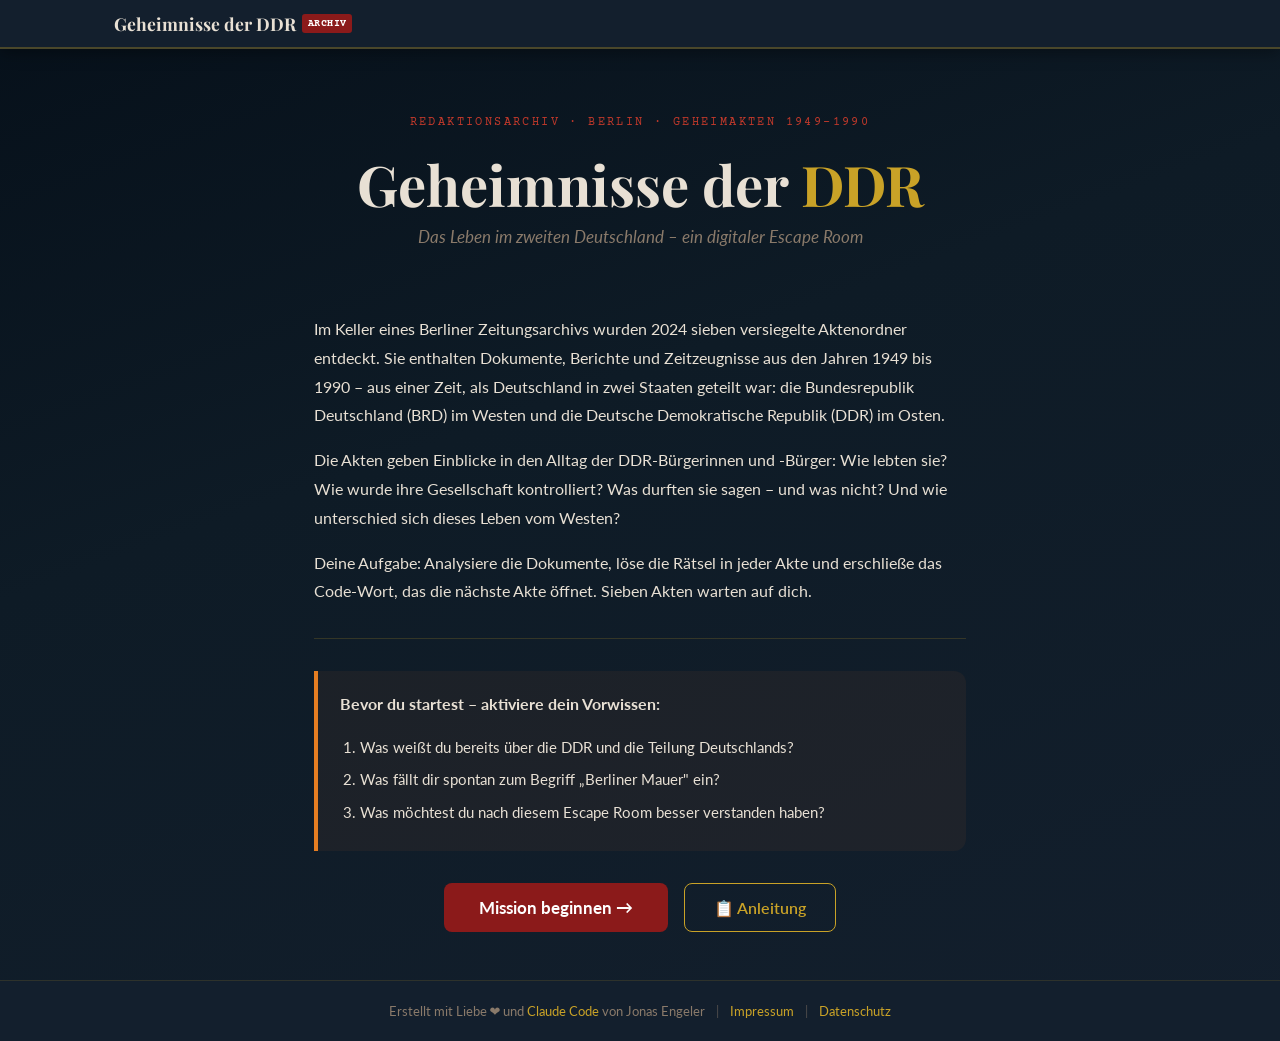
<file: index.html>
<!DOCTYPE html>
<html lang="de">
<head>
  <meta charset="UTF-8">
  <meta name="viewport" content="width=device-width, initial-scale=1.0">
  <title>Geheimnisse der DDR – Digitaler Escape Room</title>
  <link rel="preconnect" href="https://fonts.googleapis.com">
  <link href="https://fonts.googleapis.com/css2?family=Playfair+Display:wght@400;700&family=Lato:wght@300;400;700&family=Courier+Prime:wght@400;700&display=swap" rel="stylesheet">
  <link rel="stylesheet" href="styles/main.css">
</head>
<body class="landing-page">

  <header class="site-header">
    <div class="header-inner">
      <span class="site-logo">Geheimnisse der DDR<span class="logo-badge">ARCHIV</span></span>
    </div>
  </header>

  <main>
    <div class="landing-hero">
      <p class="landing-eyebrow">Redaktionsarchiv · Berlin · Geheimakten 1949–1990</p>
      <h1 class="landing-title">Geheimnisse der <span>DDR</span></h1>
      <p class="landing-subtitle">Das Leben im zweiten Deutschland – ein digitaler Escape Room</p>
    </div>

    <div class="landing-intro" style="padding: 0 1.5rem;">
      <p>
        Im Keller eines Berliner Zeitungsarchivs wurden 2024 sieben versiegelte Aktenordner entdeckt.
        Sie enthalten Dokumente, Berichte und Zeitzeugnisse aus den Jahren 1949 bis 1990 –
        aus einer Zeit, als Deutschland in zwei Staaten geteilt war: die Bundesrepublik Deutschland (BRD)
        im Westen und die Deutsche Demokratische Republik (DDR) im Osten.
      </p>
      <p>
        Die Akten geben Einblicke in den Alltag der DDR-Bürgerinnen und -Bürger:
        Wie lebten sie? Wie wurde ihre Gesellschaft kontrolliert? Was durften sie sagen –
        und was nicht? Und wie unterschied sich dieses Leben vom Westen?
      </p>
      <p>
        Deine Aufgabe: Analysiere die Dokumente, löse die Rätsel in jeder Akte
        und erschließe das Code-Wort, das die nächste Akte öffnet. Sieben Akten warten auf dich.
      </p>

      <hr class="landing-divider">

      <div class="vorwissens-block">
        <p class="vorwissens-intro">Bevor du startest – aktiviere dein Vorwissen:</p>
        <ol class="vorwissens-questions">
          <li>Was weißt du bereits über die DDR und die Teilung Deutschlands?</li>
          <li>Was fällt dir spontan zum Begriff „Berliner Mauer" ein?</li>
          <li>Was möchtest du nach diesem Escape Room besser verstanden haben?</li>
        </ol>
      </div>

      <div class="cta-buttons">
        <button class="start-btn">Mission beginnen →</button>
        <button class="anleitung-btn" onclick="openAnleitung()">📋 Anleitung</button>
      </div>
    </div>
  </main>

  <!-- ANLEITUNG-MODAL -->
  <div class="anleitung-overlay" id="anleitung-overlay" onclick="if(event.target===this)closeAnleitung()">
    <div class="anleitung-modal">
      <button class="anleitung-close" onclick="closeAnleitung()" aria-label="Schließen">✕</button>
      <h2>📋 So funktioniert der Escape Room</h2>

      <h3>Was dich erwartet</h3>
      <p>
        Du arbeitest dich durch 7 Akten zu verschiedenen Themen der DDR. Jede Akte enthält
        historische Dokumente, die du analysierst, und 5 Aufgaben, die du löst.
      </p>

      <h3>So funktioniert das Spiel</h3>
      <ol>
        <li>Lies das historische Dokument in jeder Akte sorgfältig durch.</li>
        <li>Löse die 5 Aufgaben in der richtigen Reihenfolge.</li>
        <li>Nach Aufgabe 5 erscheint die Code-Eingabe.</li>
        <li>Das Code-Wort findest du <strong>fett hervorgehoben</strong> im Text der Akte.</li>
        <li>Gib das Code-Wort ein (Groß-/Kleinschreibung ist egal).</li>
        <li>Die nächste Akte wird freigeschaltet!</li>
      </ol>

      <h3>Aufgabentypen</h3>
      <ul>
        <li><strong>Multiple Choice:</strong> Wähle die eine richtige Antwort aus.</li>
        <li><strong>Richtig/Falsch:</strong> Ordne jede Aussage korrekt ein.</li>
        <li><strong>Mehrfachauswahl:</strong> Wähle alle richtigen Antworten.</li>
        <li><strong>Zuordnung:</strong> Ordne Begriffe und Definitionen einander zu.</li>
        <li><strong>Sortierung:</strong> Bringe Ereignisse in die richtige Reihenfolge.</li>
      </ul>

      <h3>Schwierigkeitsgrade</h3>
      <ul>
        <li><strong>★☆☆ Einfach:</strong> Direkt aus dem Text ablesbar.</li>
        <li><strong>★★☆ Mittel:</strong> Erfordert eine Schlussfolgerung.</li>
        <li><strong>★★★ Schwer:</strong> Erfordert eigenes Urteil und Vernetzung.</li>
      </ul>

      <h3>Tipps</h3>
      <p>
        Bei schwierigen Aufgaben (★★★) findest du ein zweistufiges Tipp-System.
        Der erste Tipp weist in die richtige Richtung, der zweite verrät fast die Antwort.
      </p>

      <h3>Fortschritt</h3>
      <p>
        Dein Fortschritt wird automatisch in deinem Browser gespeichert.
        Du kannst jederzeit aufhören und später weitermachen – auf demselben Gerät.
      </p>
    </div>
  </div>

  <footer class="site-footer">
    Erstellt mit Liebe &#10084;&#65039; und <a href="https://claude.ai/claude-code" target="_blank" rel="noopener">Claude Code</a> von Jonas Engeler
    <span class="footer-sep">|</span>
    <a href="impressum.html">Impressum</a>
    <span class="footer-sep">|</span>
    <a href="datenschutz.html">Datenschutz</a>
  </footer>

  <script src="scripts/app.js"></script>
  <script>
    initLandingPage();
  </script>
</body>
</html>
</file>
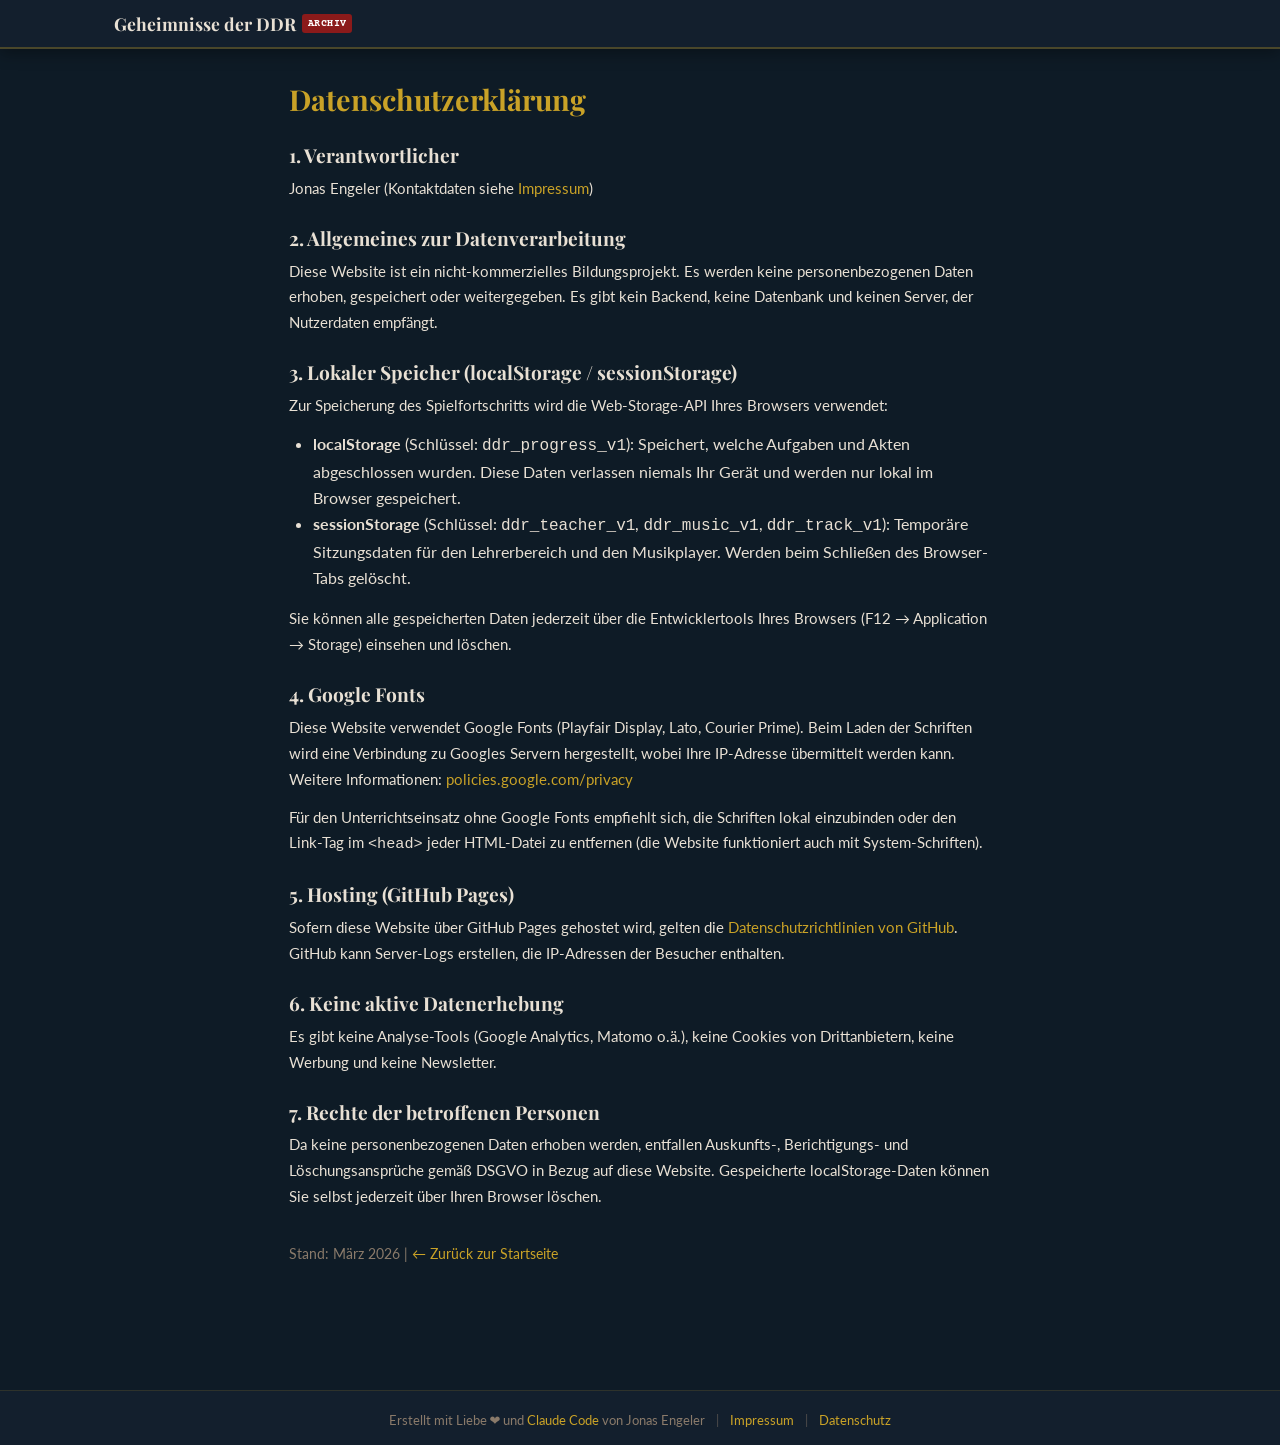
<file: datenschutz.html>
<!DOCTYPE html>
<html lang="de">
<head>
  <meta charset="UTF-8">
  <meta name="viewport" content="width=device-width, initial-scale=1.0">
  <title>Datenschutz – Geheimnisse der DDR</title>
  <link rel="preconnect" href="https://fonts.googleapis.com">
  <link href="https://fonts.googleapis.com/css2?family=Playfair+Display:wght@400;700&family=Lato:wght@300;400;700&family=Courier+Prime:wght@400;700&display=swap" rel="stylesheet">
  <link rel="stylesheet" href="styles/main.css">
</head>
<body>

  <header class="site-header">
    <div class="header-inner">
      <a href="index.html" class="site-logo">Geheimnisse der DDR<span class="logo-badge">ARCHIV</span></a>
    </div>
  </header>

  <main class="static-page">
    <h1>Datenschutzerklärung</h1>

    <h2>1. Verantwortlicher</h2>
    <p>
      Jonas Engeler (Kontaktdaten siehe <a href="impressum.html">Impressum</a>)
    </p>

    <h2>2. Allgemeines zur Datenverarbeitung</h2>
    <p>
      Diese Website ist ein nicht-kommerzielles Bildungsprojekt. Es werden keine personenbezogenen Daten
      erhoben, gespeichert oder weitergegeben. Es gibt kein Backend, keine Datenbank und keinen Server,
      der Nutzerdaten empfängt.
    </p>

    <h2>3. Lokaler Speicher (localStorage / sessionStorage)</h2>
    <p>
      Zur Speicherung des Spielfortschritts wird die Web-Storage-API Ihres Browsers verwendet:
    </p>
    <ul style="color: var(--text-light); padding-left: 1.5rem; margin-bottom: 1rem;">
      <li>
        <strong>localStorage</strong> (Schlüssel: <code>ddr_progress_v1</code>):
        Speichert, welche Aufgaben und Akten abgeschlossen wurden. Diese Daten verlassen
        niemals Ihr Gerät und werden nur lokal im Browser gespeichert.
      </li>
      <li>
        <strong>sessionStorage</strong> (Schlüssel: <code>ddr_teacher_v1</code>,
        <code>ddr_music_v1</code>, <code>ddr_track_v1</code>):
        Temporäre Sitzungsdaten für den Lehrerbereich und den Musikplayer. Werden beim
        Schließen des Browser-Tabs gelöscht.
      </li>
    </ul>
    <p>
      Sie können alle gespeicherten Daten jederzeit über die Entwicklertools Ihres Browsers
      (F12 → Application → Storage) einsehen und löschen.
    </p>

    <h2>4. Google Fonts</h2>
    <p>
      Diese Website verwendet Google Fonts (Playfair Display, Lato, Courier Prime).
      Beim Laden der Schriften wird eine Verbindung zu Googles Servern hergestellt,
      wobei Ihre IP-Adresse übermittelt werden kann.
      Weitere Informationen: <a href="https://policies.google.com/privacy" target="_blank" rel="noopener">policies.google.com/privacy</a>
    </p>
    <p>
      Für den Unterrichtseinsatz ohne Google Fonts empfiehlt sich, die Schriften lokal einzubinden
      oder den Link-Tag im <code>&lt;head&gt;</code> jeder HTML-Datei zu entfernen
      (die Website funktioniert auch mit System-Schriften).
    </p>

    <h2>5. Hosting (GitHub Pages)</h2>
    <p>
      Sofern diese Website über GitHub Pages gehostet wird, gelten die
      <a href="https://docs.github.com/en/site-policy/privacy-policies/github-general-privacy-statement" target="_blank" rel="noopener">Datenschutzrichtlinien von GitHub</a>.
      GitHub kann Server-Logs erstellen, die IP-Adressen der Besucher enthalten.
    </p>

    <h2>6. Keine aktive Datenerhebung</h2>
    <p>
      Es gibt keine Analyse-Tools (Google Analytics, Matomo o.ä.),
      keine Cookies von Drittanbietern, keine Werbung und keine Newsletter.
    </p>

    <h2>7. Rechte der betroffenen Personen</h2>
    <p>
      Da keine personenbezogenen Daten erhoben werden, entfallen Auskunfts-,
      Berichtigungs- und Löschungsansprüche gemäß DSGVO in Bezug auf diese Website.
      Gespeicherte localStorage-Daten können Sie selbst jederzeit über Ihren Browser löschen.
    </p>

    <p style="margin-top: 2rem; color: var(--text-faint); font-size: 0.88rem;">
      Stand: März 2026 | <a href="index.html">← Zurück zur Startseite</a>
    </p>
  </main>

  <footer class="site-footer">
    Erstellt mit Liebe &#10084;&#65039; und <a href="https://claude.ai/claude-code" target="_blank" rel="noopener">Claude Code</a> von Jonas Engeler
    <span class="footer-sep">|</span>
    <a href="impressum.html">Impressum</a>
    <span class="footer-sep">|</span>
    <a href="datenschutz.html">Datenschutz</a>
  </footer>

</body>
</html>
</file>
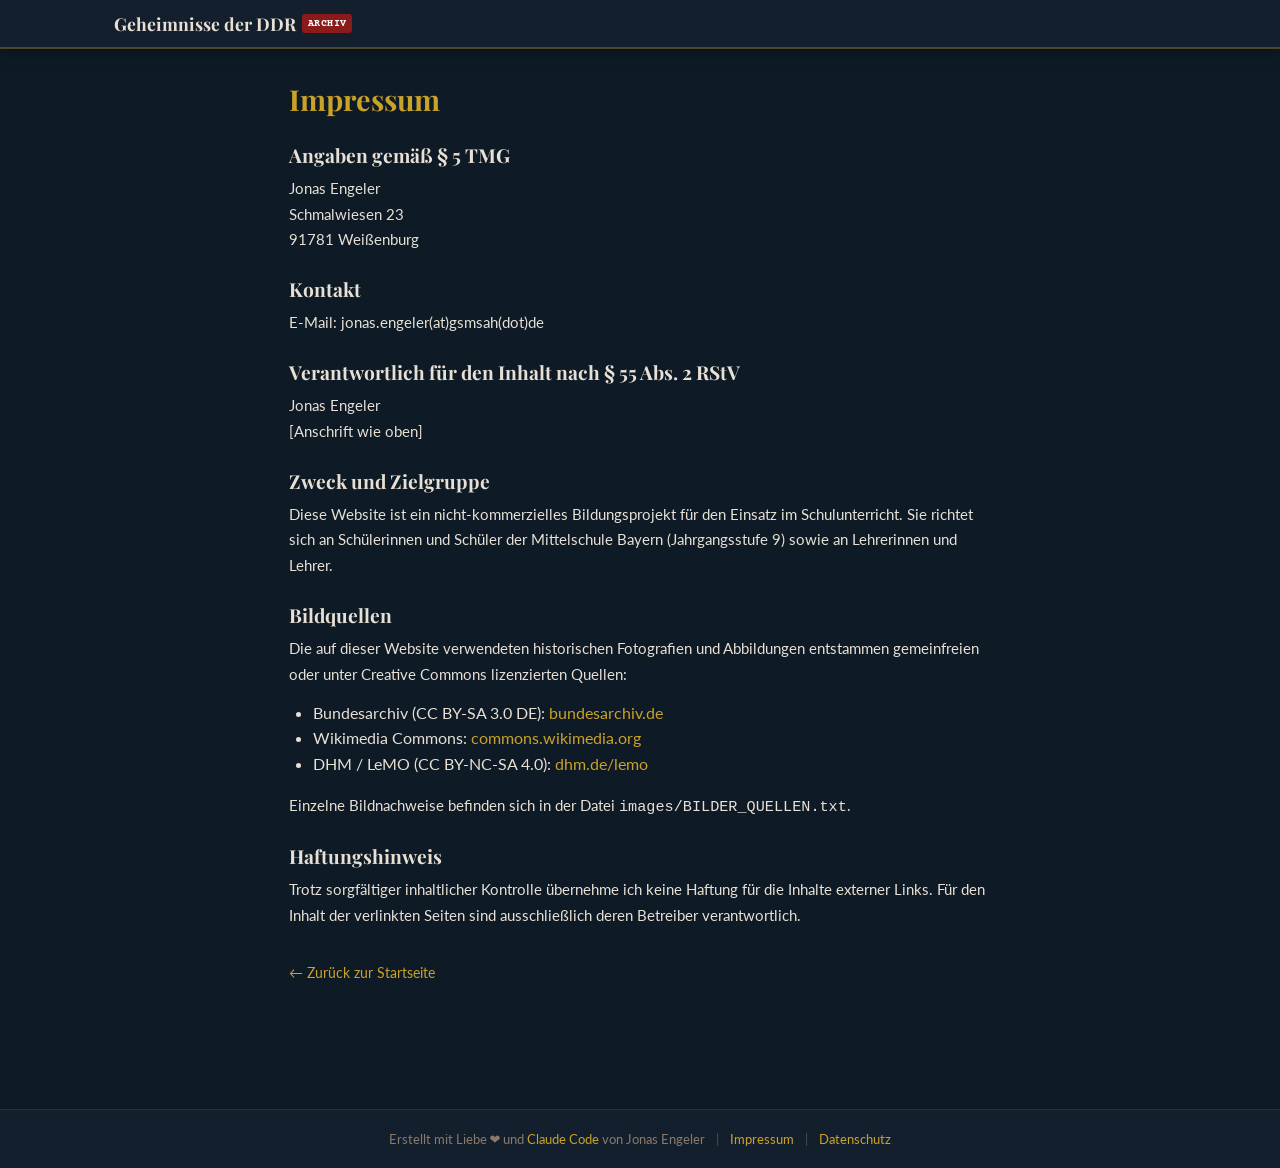
<file: impressum.html>
<!DOCTYPE html>
<html lang="de">
<head>
  <meta charset="UTF-8">
  <meta name="viewport" content="width=device-width, initial-scale=1.0">
  <title>Impressum – Geheimnisse der DDR</title>
  <link rel="preconnect" href="https://fonts.googleapis.com">
  <link href="https://fonts.googleapis.com/css2?family=Playfair+Display:wght@400;700&family=Lato:wght@300;400;700&family=Courier+Prime:wght@400;700&display=swap" rel="stylesheet">
  <link rel="stylesheet" href="styles/main.css">
</head>
<body>

  <header class="site-header">
    <div class="header-inner">
      <a href="index.html" class="site-logo">Geheimnisse der DDR<span class="logo-badge">ARCHIV</span></a>
    </div>
  </header>

  <main class="static-page">
    <h1>Impressum</h1>

    <h2>Angaben gemäß § 5 TMG</h2>
    <p>
      Jonas Engeler<br>
      Schmalwiesen 23<br>
      91781 Weißenburg
    </p>

    <h2>Kontakt</h2>
    <p>
      E-Mail: jonas.engeler(at)gsmsah(dot)de
    </p>

    <h2>Verantwortlich für den Inhalt nach § 55 Abs. 2 RStV</h2>
    <p>
      Jonas Engeler<br>
      [Anschrift wie oben]
    </p>

    <h2>Zweck und Zielgruppe</h2>
    <p>
      Diese Website ist ein nicht-kommerzielles Bildungsprojekt für den Einsatz im Schulunterricht.
      Sie richtet sich an Schülerinnen und Schüler der Mittelschule Bayern (Jahrgangsstufe 9)
      sowie an Lehrerinnen und Lehrer.
    </p>

    <h2>Bildquellen</h2>
    <p>
      Die auf dieser Website verwendeten historischen Fotografien und Abbildungen entstammen
      gemeinfreien oder unter Creative Commons lizenzierten Quellen:
    </p>
    <ul style="color: var(--text-light); padding-left: 1.5rem; margin-bottom: 1rem;">
      <li>Bundesarchiv (CC BY-SA 3.0 DE): <a href="https://www.bundesarchiv.de" target="_blank" rel="noopener">bundesarchiv.de</a></li>
      <li>Wikimedia Commons: <a href="https://commons.wikimedia.org" target="_blank" rel="noopener">commons.wikimedia.org</a></li>
      <li>DHM / LeMO (CC BY-NC-SA 4.0): <a href="https://www.dhm.de/lemo/" target="_blank" rel="noopener">dhm.de/lemo</a></li>
    </ul>
    <p>
      Einzelne Bildnachweise befinden sich in der Datei <code>images/BILDER_QUELLEN.txt</code>.
    </p>

    <h2>Haftungshinweis</h2>
    <p>
      Trotz sorgfältiger inhaltlicher Kontrolle übernehme ich keine Haftung für die Inhalte
      externer Links. Für den Inhalt der verlinkten Seiten sind ausschließlich deren Betreiber
      verantwortlich.
    </p>

    <p style="margin-top: 2rem; color: var(--text-faint); font-size: 0.88rem;">
      <a href="index.html">← Zurück zur Startseite</a>
    </p>
  </main>

  <footer class="site-footer">
    Erstellt mit Liebe &#10084;&#65039; und <a href="https://claude.ai/claude-code" target="_blank" rel="noopener">Claude Code</a> von Jonas Engeler
    <span class="footer-sep">|</span>
    <a href="impressum.html">Impressum</a>
    <span class="footer-sep">|</span>
    <a href="datenschutz.html">Datenschutz</a>
  </footer>

</body>
</html>
</file>
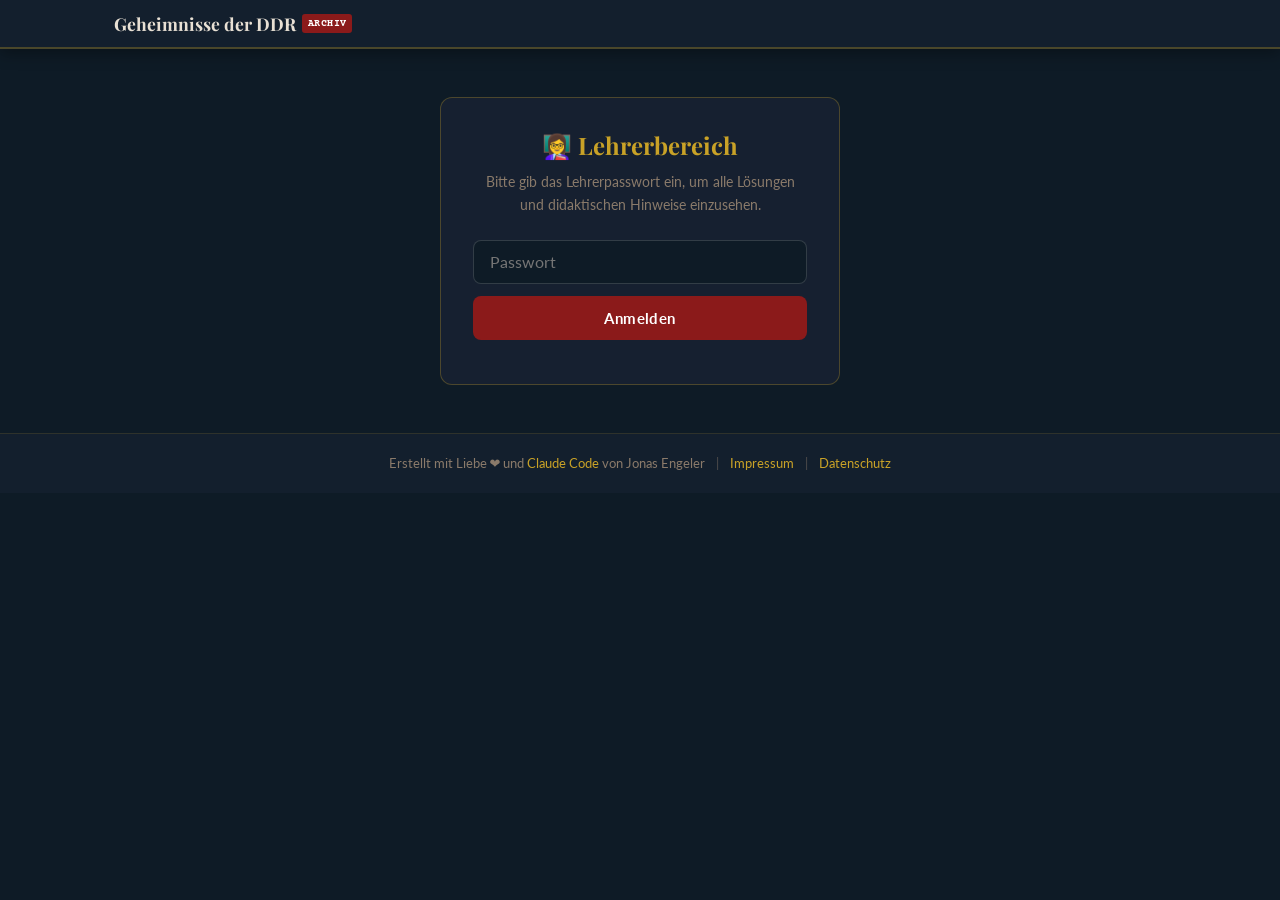
<file: lehrer.html>
<!DOCTYPE html>
<html lang="de">
<head>
  <meta charset="UTF-8">
  <meta name="viewport" content="width=device-width, initial-scale=1.0">
  <title>Lehrerbereich – Geheimnisse der DDR</title>
  <link rel="preconnect" href="https://fonts.googleapis.com">
  <link href="https://fonts.googleapis.com/css2?family=Playfair+Display:wght@400;700&family=Lato:wght@300;400;700&family=Courier+Prime:wght@400;700&display=swap" rel="stylesheet">
  <link rel="stylesheet" href="styles/main.css">
</head>
<body>

  <header class="site-header">
    <div class="header-inner">
      <a href="index.html" class="site-logo">Geheimnisse der DDR<span class="logo-badge">ARCHIV</span></a>
    </div>
  </header>

  <main>
    <div id="login-section" class="lehrer-login-box">
      <h2>👩‍🏫 Lehrerbereich</h2>
      <p>Bitte gib das Lehrerpasswort ein, um alle Lösungen und didaktischen Hinweise einzusehen.</p>
      <input type="password" id="pw-input" class="lehrer-pw-input" placeholder="Passwort" autocomplete="off">
      <br>
      <button class="btn-check" onclick="checkPassword()" style="width:100%;">Anmelden</button>
      <div id="login-feedback" class="feedback-area" style="margin-top:0.75rem;"></div>
    </div>

    <div id="lehrer-content" class="lehrer-content" style="max-width:800px;margin:2rem auto;padding:0 1.5rem;">
      <h1 style="color:var(--gold);margin-bottom:0.5rem;">Lehrerbereich</h1>
      <p style="color:var(--text-faint);margin-bottom:2rem;">
        Alle Lösungen, Code-Wörter und didaktischen Hinweise für den Unterrichtseinsatz.
      </p>

      <div style="margin-bottom:1rem;">
        <button class="reset-btn" onclick="resetProgress()">🗑️ Fortschritt zurücksetzen (Klassensatz)</button>
        <button class="btn-check" onclick="unlockAll()" style="margin-left:0.75rem;background:var(--blue);">🔓 Alle Akten öffnen</button>
      </div>

      <div class="kapitel-uebersicht">

        <div class="kapitel-karte">
          <h3>Akte 1: Die Demokratie, die keine war</h3>
          <p style="color:var(--text-faint);font-size:0.85rem;">Politische Systeme BRD vs. DDR, Einparteienstaat</p>
          <div>Code-Wort: <span class="code-antwort">SED</span></div>
          <p class="didaktik-hinweis">
            <strong>Lernziele:</strong> Schüler:innen vergleichen die politischen Systeme beider deutscher Staaten
            und erkennen die Merkmale einer Schein-Demokratie. Sie analysieren die Rolle der SED als Einheitspartei
            und identifizieren die strukturellen Unterschiede zu einer parlamentarischen Demokratie.<br>
            <strong>Hinweis:</strong> Das Thema lädt zum Vergleich mit heutigen autoritären Systemen ein.
            Fragen Sie die Klasse: Wie erkennt man eine echte Demokratie?
          </p>
        </div>

        <div class="kapitel-karte">
          <h3>Akte 2: Der Traum der verwalteten Wirtschaft</h3>
          <p style="color:var(--text-faint);font-size:0.85rem;">Planwirtschaft vs. soziale Marktwirtschaft</p>
          <div>Code-Wort: <span class="code-antwort">MANGELWIRTSCHAFT</span></div>
          <p class="didaktik-hinweis">
            <strong>Lernziele:</strong> Schüler:innen beschreiben die Merkmale von Planwirtschaft und sozialer
            Marktwirtschaft. Sie erklären Ursachen und Folgen der Mangelwirtschaft in der DDR und stellen
            das Wirtschaftswunder im Westen gegenüber.<br>
            <strong>Hinweis:</strong> Anknüpfungspunkt: Verbraucherverhalten und Angebot/Nachfrage aus dem
            Wirtschaftsunterricht aufgreifen.
          </p>
        </div>

        <div class="kapitel-karte">
          <h3>Akte 3: Der Mauerbau</h3>
          <p style="color:var(--text-faint);font-size:0.85rem;">Berliner Mauer, Grenzanlagen, Kalter Krieg</p>
          <div>Code-Wort: <span class="code-antwort">GRENZGÄNGER</span></div>
          <p class="didaktik-hinweis">
            <strong>Lernziele:</strong> Schüler:innen erläutern die Ursachen und den Ablauf des Mauerbaus am
            13. August 1961. Sie beschreiben die Funktion der Grenzanlagen als Instrument zur Verhinderung
            von Flucht und analysieren die Lage der Berliner Grenzgänger.<br>
            <strong>Hinweis:</strong> Die menschlichen Schicksale betonen. Mauertote nicht gamifizieren –
            als historisches Unrecht klar benennen.
          </p>
        </div>

        <div class="kapitel-karte">
          <h3>Akte 4: Der Alltag</h3>
          <p style="color:var(--text-faint);font-size:0.85rem;">Familienbild, Arbeit, Wohnen in BRD und DDR</p>
          <div>Code-Wort: <span class="code-antwort">PLATTENBAUTEN</span></div>
          <p class="didaktik-hinweis">
            <strong>Lernziele:</strong> Schüler:innen vergleichen die Lebensverhältnisse in BRD und DDR
            (Wohnen, Arbeit, Familie). Sie erkennen die staatliche Steuerung des Alltags in der DDR
            (Wohnungszuweisung, Vollbeschäftigung) und reflektieren das Frauenbild in beiden Systemen.<br>
            <strong>Hinweis:</strong> Gut für Genderdebatten geeignet – DDR hatte formal hohe Erwerbsquote
            bei Frauen, aber traditionelle Rollenbilder blieben bestehen.
          </p>
        </div>

        <div class="kapitel-karte">
          <h3>Akte 5: Die Freizeit</h3>
          <p style="color:var(--text-faint);font-size:0.85rem;">Warenversorgung, Konsum, Jugendorganisationen</p>
          <div>Code-Wort: <span class="code-antwort">THÄLMANNPIONIERE</span></div>
          <p class="didaktik-hinweis">
            <strong>Lernziele:</strong> Schüler:innen vergleichen die Freizeitgestaltung in BRD und DDR.
            Sie analysieren die Rolle der FDJ und der Thälmannpioniere als staatliche Jugendorganisationen
            und stellen sie der freien Vereinskultur in der BRD gegenüber.<br>
            <strong>Hinweis:</strong> Anknüpfungspunkt für Schüler:innen: Eigene Vereinsmitgliedschaft,
            Instagram vs. staatlich gesteuerter Freizeit.
          </p>
        </div>

        <div class="kapitel-karte">
          <h3>Akte 6: Reisen und Grenzen</h3>
          <p style="color:var(--text-faint);font-size:0.85rem;">Reisefreiheit, Grenzkontrollen, Fluchtrouten</p>
          <div>Code-Wort: <span class="code-antwort">BOTSCHAFTSFLUCHT</span></div>
          <p class="didaktik-hinweis">
            <strong>Lernziele:</strong> Schüler:innen vergleichen die Reisefreiheit in BRD und DDR.
            Sie beschreiben den Aufbau der Grenzanlagen und die Praxis der Ausreiseverweigerung.
            Sie erklären den dramatischen Ablauf der Botschaftsfluchten 1989 als Vorstufe zur Wende.<br>
            <strong>Hinweis:</strong> Anknüpfungspunkt: Aktuelle Debatten über Reisefreiheit und
            geschlossene Grenzen in anderen Teilen der Welt.
          </p>
        </div>

        <div class="kapitel-karte">
          <h3>Akte 7: Überwachung und Freiheit</h3>
          <p style="color:var(--text-faint);font-size:0.85rem;">Stasi, Überwachungsmethoden, Friedensbewegung</p>
          <div>Code-Wort: <span class="code-antwort">(kein Code – Abschlussakte)</span></div>
          <p class="didaktik-hinweis">
            <strong>Lernziele:</strong> Schüler:innen beschreiben die Methoden der Stasi (Observation,
            Abhören, IMs). Sie stellen Meinungsfreiheit und Demonstrationsrecht in BRD und DDR gegenüber
            und reflektieren die Bedeutung von Bürgerrechten für ein demokratisches Leben.<br>
            <strong>Hinweis:</strong> Ethisch sensibel – Folter und psychische Gewalt nicht spektakulär
            darstellen. Als historisches Unrecht klar einordnen. Verbindung zu heutigen Überwachungsdebatten
            (Datenschutz, NSA) herstellen.
          </p>
        </div>

      </div>

      <div style="margin-top:2rem;padding:1rem;background:var(--bg-card);border-radius:var(--radius-lg);border:1px solid rgba(255,255,255,0.08);">
        <h3 style="color:var(--gold);font-size:1rem;margin-bottom:0.5rem;">Unterrichtsorganisation</h3>
        <p style="color:var(--text-light);font-size:0.9rem;line-height:1.65;">
          <strong>Zeitbedarf:</strong> ca. 45–60 min pro Akte (Einzel- oder Partnerarbeit)<br>
          <strong>Empfehlung:</strong> Akten 1–3 als Block (politisches System, Wirtschaft, Mauer),
          dann 4–5 (Alltag), dann 6–7 (Grenzen, Überwachung).<br>
          <strong>Differenzierung:</strong> Leistungsstarke Schüler:innen nutzen die Exkurs-Links;
          leistungsschwächere nutzen das zweistufige Tipp-System bei ★★★-Aufgaben.<br>
          <strong>Abschluss:</strong> Das Zertifikat in Akte 7 kann ausgedruckt werden.
        </p>
      </div>

    </div>
  </main>

  <footer class="site-footer">
    Erstellt mit Liebe &#10084;&#65039; und <a href="https://claude.ai/claude-code" target="_blank" rel="noopener">Claude Code</a> von Jonas Engeler
    <span class="footer-sep">|</span>
    <a href="impressum.html">Impressum</a>
    <span class="footer-sep">|</span>
    <a href="datenschutz.html">Datenschutz</a>
  </footer>

  <script src="scripts/app.js"></script>
  <script>
    var CORRECT_PW = '1234';

    function checkPassword() {
      var val = document.getElementById('pw-input').value;
      if (val === CORRECT_PW) {
        sessionStorage.setItem('ddr_teacher_v1', '1');
        document.getElementById('login-section').style.display = 'none';
        document.getElementById('lehrer-content').classList.add('visible');
      } else {
        var fb = document.getElementById('login-feedback');
        fb.className = 'feedback-area wrong';
        fb.textContent = 'Falsches Passwort. Bitte versuche es erneut.';
      }
    }

    function resetProgress() {
      if (confirm('Wirklich den gesamten Fortschritt löschen? Dies betrifft alle gespeicherten Akten auf diesem Gerät.')) {
        localStorage.removeItem('ddr_progress_v1');
        alert('Fortschritt wurde zurückgesetzt.');
      }
    }

    function unlockAll() {
      var p = {};
      p.unlockedMappes = [1,2,3,4,5,6,7];
      p.completedTasks = {};
      localStorage.setItem('ddr_progress_v1', JSON.stringify(p));
      sessionStorage.setItem('ddr_teacher_v1', '1');
      alert('Alle 7 Akten sind jetzt freigeschaltet. Der Lehrer-Modus ist aktiv.');
    }

    // Eingabe mit Enter bestätigen
    document.getElementById('pw-input').addEventListener('keyup', function(e) {
      if (e.key === 'Enter') checkPassword();
    });

    // Bereits eingeloggt?
    if (sessionStorage.getItem('ddr_teacher_v1') === '1') {
      document.getElementById('login-section').style.display = 'none';
      document.getElementById('lehrer-content').classList.add('visible');
    }
  </script>
</body>
</html>
</file>
<file: styles/main.css>
/* ============================================================
   GEHEIMNISSE DER DDR – main.css
   Design-System für den digitalen Escape Room
   Erstellt: März 2026 | Autor: Jonas Engeler
   ============================================================ */

/* ── 1. CSS CUSTOM PROPERTIES ── */
:root {
  /* Hintergründe (Archiv-Feeling: Stasi-Akte trifft kalter Krieg) */
  --bg:           #0e1b26;   /* Haupt-Hintergrund */
  --bg-mid:       #131f2d;   /* Header, Footer */
  --bg-card:      #162030;   /* Karten-Hintergrund */

  /* Papier-Töne */
  --paper:        #f5f0e8;
  --paper-dark:   #ede7d9;
  --paper-border: #d5c9b5;

  /* Akzentfarben – DDR-Rot / SED-Rot als Leitfarbe */
  --gold:         #c9a227;   /* Aktiv, Erfolg */
  --red:          #8b1a1a;   /* Stempel, DDR-Rot, Fehler */
  --red-light:    #c0392b;
  --green:        #27ae60;
  --blue:         #2980b9;
  --orange:       #e67e22;

  /* Text */
  --text-light:   #e8e0d4;
  --text-mid:     #4a3728;
  --text-dark:    #2c1f14;
  --text-faint:   #8a7a6a;
  --text-muted:   #6b5744;

  /* Effekte */
  --shadow-sm:  0 2px 8px rgba(0,0,0,0.25);
  --shadow-md:  0 4px 16px rgba(0,0,0,0.35);
  --shadow-lg:  0 8px 32px rgba(0,0,0,0.5);
  --radius:     8px;
  --radius-lg:  12px;
  --transition: 0.18s ease;
}

/* ── 2. RESET & BASE ── */
*, *::before, *::after { box-sizing: border-box; margin: 0; padding: 0; }

html { scroll-behavior: smooth; font-size: 16px; }

body {
  background: var(--bg);
  color: var(--text-light);
  font-family: 'Lato', system-ui, sans-serif;
  line-height: 1.6;
  min-height: 100vh;
}

h1, h2, h3, h4 {
  font-family: 'Playfair Display', Georgia, serif;
  line-height: 1.3;
}

a { color: var(--gold); text-decoration: none; }
a:hover { text-decoration: underline; }

img { max-width: 100%; height: auto; display: block; }

/* ── 3. LAYOUT: HEADER ── */
.site-header {
  background: var(--bg-mid);
  border-bottom: 2px solid rgba(201,162,39,0.3);
  position: sticky;
  top: 0;
  z-index: 100;
  box-shadow: var(--shadow-md);
}

.header-inner {
  max-width: 1100px;
  margin: 0 auto;
  padding: 0.6rem 1.5rem;
  display: flex;
  align-items: center;
  gap: 1rem;
}

.site-logo {
  font-family: 'Playfair Display', serif;
  font-size: 1.1rem;
  color: var(--text-light);
  font-weight: 700;
  white-space: nowrap;
  display: flex;
  align-items: center;
  gap: 0.4rem;
  text-decoration: none;
}

.logo-badge {
  background: var(--red);
  color: #fff;
  font-size: 0.6rem;
  font-family: 'Courier Prime', monospace;
  padding: 0.1rem 0.35rem;
  border-radius: 3px;
  letter-spacing: 0.05em;
  vertical-align: middle;
}

/* ── 4. KAPITEL-NAVIGATION ── */
.chapter-nav {
  display: flex;
  align-items: center;
  gap: 0.4rem;
  flex: 1;
  justify-content: center;
}

.chapter-circles {
  display: flex;
  gap: 0.35rem;
}

.chapter-circle {
  width: 32px;
  height: 32px;
  border-radius: 50%;
  background: rgba(255,255,255,0.08);
  border: 1.5px solid rgba(255,255,255,0.15);
  color: var(--text-faint);
  font-size: 0.8rem;
  font-weight: 700;
  display: inline-flex;
  align-items: center;
  justify-content: center;
  transition: var(--transition);
  text-decoration: none;
  cursor: pointer;
  position: relative;
}

.chapter-circle:hover { border-color: var(--gold); color: var(--gold); text-decoration: none; }
.chapter-circle.active {
  background: var(--gold);
  border-color: var(--gold);
  color: #000;
  transform: scale(1.15);
  box-shadow: 0 0 10px rgba(201,162,39,0.5);
}
.chapter-circle.completed {
  background: var(--green);
  border-color: var(--green);
  color: #fff;
}
.chapter-circle.locked {
  opacity: 0.4;
  cursor: not-allowed;
  pointer-events: none;
}

.chapter-circle[data-title]:hover::after {
  content: attr(data-title);
  position: absolute;
  top: calc(100% + 8px);
  left: 50%;
  transform: translateX(-50%);
  background: #222;
  color: var(--text-light);
  font-size: 0.72rem;
  font-family: 'Lato', sans-serif;
  font-weight: 400;
  white-space: nowrap;
  padding: 0.3rem 0.6rem;
  border-radius: 4px;
  pointer-events: none;
  z-index: 200;
  box-shadow: var(--shadow-sm);
}

.nav-arrow {
  color: var(--text-faint);
  font-size: 1.3rem;
  padding: 0.2rem 0.5rem;
  border-radius: 4px;
  transition: var(--transition);
  text-decoration: none;
}
.nav-arrow:hover { color: var(--gold); background: rgba(201,162,39,0.1); text-decoration: none; }

.sidebar-toggle {
  background: transparent;
  border: 1.5px solid rgba(255,255,255,0.2);
  color: var(--text-light);
  font-size: 1.1rem;
  cursor: pointer;
  padding: 0.35rem 0.6rem;
  border-radius: var(--radius);
  transition: var(--transition);
  min-height: 36px;
}
.sidebar-toggle:hover { border-color: var(--gold); color: var(--gold); }

/* ── 5. MAPPE-BANNER ── */
.mappe-banner {
  background: linear-gradient(135deg, #0a1520 0%, #162030 60%, #1a2a3a 100%);
  border-bottom: 3px solid var(--red);
  padding: 2rem 1.5rem;
}

.mappe-banner-inner {
  max-width: 1100px;
  margin: 0 auto;
}

.mappe-label {
  font-family: 'Courier Prime', monospace;
  font-size: 0.75rem;
  letter-spacing: 0.15em;
  color: var(--red-light);
  text-transform: uppercase;
  display: block;
  margin-bottom: 0.4rem;
}

.mappe-banner h1 {
  font-size: clamp(1.4rem, 4vw, 2.2rem);
  color: var(--text-light);
  font-weight: 700;
}

/* ── 6. LAYOUT-WRAPPER (Sidebar + Content) ── */
.layout-wrapper {
  display: flex;
  max-width: 1100px;
  margin: 0 auto;
  padding: 1.5rem;
  gap: 1.5rem;
  align-items: flex-start;
}

/* ── 7. SIDEBAR ── */
.task-sidebar {
  width: 220px;
  flex-shrink: 0;
  background: var(--bg-card);
  border: 1px solid rgba(201,162,39,0.15);
  border-radius: var(--radius-lg);
  padding: 1rem;
  position: sticky;
  top: 80px;
}

.sidebar-title {
  font-size: 0.85rem;
  letter-spacing: 0.1em;
  text-transform: uppercase;
  color: var(--gold);
  margin-bottom: 0.75rem;
  font-family: 'Lato', sans-serif;
  font-weight: 700;
}

.task-list {
  list-style: none;
}

.task-nav-item {
  display: flex;
  align-items: center;
  gap: 0.5rem;
  padding: 0.5rem 0.6rem;
  border-radius: var(--radius);
  margin-bottom: 0.25rem;
  cursor: pointer;
  transition: var(--transition);
  font-size: 0.82rem;
  color: var(--text-light);
  border: 1px solid transparent;
}

.task-nav-item:hover { background: rgba(201,162,39,0.08); border-color: rgba(201,162,39,0.2); }
.task-nav-item.active { background: rgba(201,162,39,0.12); border-color: rgba(201,162,39,0.3); color: var(--gold); }
.task-nav-item.completed { color: var(--green); }
.task-nav-item.locked { opacity: 0.45; cursor: not-allowed; }

.task-status { font-size: 0.8rem; width: 16px; text-align: center; flex-shrink: 0; }
.task-nav-title { flex: 1; }

/* ── 8. CONTENT AREA ── */
.content-area {
  flex: 1;
  min-width: 0;
}

/* ── 9. ARCHIV-KONTEXT ── */
.archive-context {
  background: var(--bg-card);
  border: 1px solid rgba(201,162,39,0.2);
  border-radius: var(--radius-lg);
  padding: 1rem 1.2rem;
  margin-bottom: 1.2rem;
}

.archive-stamp {
  font-family: 'Courier Prime', monospace;
  font-size: 0.7rem;
  letter-spacing: 0.12em;
  color: var(--red-light);
  text-transform: uppercase;
  margin-bottom: 0.4rem;
}

.context-text {
  color: var(--text-light);
  font-size: 0.95rem;
  line-height: 1.7;
}

/* ── 10. STRATEGIEKOFFER ── */
.strategie-koffer {
  background: var(--bg-card);
  border: 1px solid rgba(201,162,39,0.2);
  border-radius: var(--radius-lg);
  margin-bottom: 1.5rem;
  overflow: hidden;
}

.strategie-koffer summary {
  padding: 0.85rem 1.2rem;
  cursor: pointer;
  font-weight: 600;
  font-size: 0.92rem;
  color: var(--gold);
  list-style: none;
  display: flex;
  align-items: center;
  gap: 0.5rem;
  user-select: none;
  transition: var(--transition);
}
.strategie-koffer summary::-webkit-details-marker { display: none; }
.strategie-koffer summary::before {
  content: '▶';
  font-size: 0.7rem;
  transition: transform 0.2s;
  color: var(--gold);
}
.strategie-koffer[open] summary::before { transform: rotate(90deg); }
.strategie-koffer summary:hover { background: rgba(201,162,39,0.06); }

.strategie-koffer-body {
  padding: 0 1.2rem 1rem;
  border-top: 1px solid rgba(201,162,39,0.1);
}

.strategie-item {
  padding: 0.5rem 0;
  font-size: 0.88rem;
  color: var(--text-light);
  border-bottom: 1px solid rgba(255,255,255,0.05);
  line-height: 1.55;
}
.strategie-item:last-child { border-bottom: none; }
.strategie-item strong { color: var(--gold); }

/* ── 11. AUFGABEN-BLOCK ── */
.task-block {
  display: none;
  background: var(--bg-card);
  border: 1px solid rgba(255,255,255,0.08);
  border-radius: var(--radius-lg);
  padding: 1.5rem;
  margin-bottom: 1.5rem;
  position: relative;
}

.task-block.visible {
  display: block;
  animation: fadeSlideIn 0.3s ease;
}

.task-block.completed {
  border-color: rgba(39,174,96,0.3);
}

@keyframes fadeSlideIn {
  from { opacity: 0; }
  to   { opacity: 1; }
}

.task-block-header {
  margin-bottom: 0.8rem;
}

.task-meta {
  display: flex;
  align-items: center;
  gap: 0.75rem;
}

.task-number {
  font-family: 'Courier Prime', monospace;
  font-size: 0.72rem;
  letter-spacing: 0.1em;
  color: var(--text-faint);
  text-transform: uppercase;
}

.difficulty {
  font-size: 0.85rem;
  letter-spacing: 0.05em;
  color: var(--gold);
}

.task-title-h2 {
  font-size: 1.25rem;
  color: var(--text-light);
  margin-bottom: 1rem;
}

/* ── 12. DOKUMENT-KARTE ── */
.document-card {
  background: var(--paper);
  border: 1px solid var(--paper-border);
  border-radius: var(--radius);
  padding: 1.2rem 1.4rem;
  margin-bottom: 1.2rem;
  position: relative;
  box-shadow: var(--shadow-sm);
}

.document-stamp {
  font-family: 'Courier Prime', monospace;
  font-size: 0.68rem;
  letter-spacing: 0.1em;
  color: var(--red);
  text-transform: uppercase;
  margin-bottom: 0.75rem;
  border-bottom: 1px dashed var(--paper-border);
  padding-bottom: 0.5rem;
}

.doc-image-wrap {
  float: right;
  max-width: 190px;
  margin: 0 0 0.75rem 1rem;
}

.doc-image {
  border: 1px solid var(--paper-border);
  border-radius: 4px;
  filter: sepia(15%) grayscale(25%);
}

.doc-image-caption {
  font-size: 0.68rem;
  font-style: italic;
  color: var(--text-faint);
  text-align: center;
  margin-top: 0.3rem;
  line-height: 1.4;
}

.document-text {
  font-family: 'Courier Prime', 'Courier New', monospace;
  color: var(--text-dark);
  font-size: 0.93rem;
  line-height: 1.75;
}

.document-text p { margin-bottom: 0.75rem; }
.document-text p:last-child { margin-bottom: 0; }
.document-text strong { color: #000; font-weight: 700; }

/* Clearfix after floating image */
.document-card::after { content: ''; display: table; clear: both; }

/* ── 13. STEMPEL-ANIMATION ── */
.analysiert-stamp {
  position: absolute;
  top: 50%;
  left: 50%;
  transform: translate(-50%, -50%) rotate(-12deg) scale(0);
  font-family: 'Courier Prime', monospace;
  font-size: 1.5rem;
  font-weight: 700;
  color: var(--green);
  border: 3px solid var(--green);
  padding: 0.3rem 0.8rem;
  border-radius: 4px;
  background: rgba(245,240,232,0.9);
  text-transform: uppercase;
  letter-spacing: 0.1em;
  pointer-events: none;
  opacity: 0;
  z-index: 10;
  transition: none;
}

.analysiert-stamp.show {
  animation: stampIn 0.5s cubic-bezier(0.175, 0.885, 0.32, 1.275) forwards;
}

@keyframes stampIn {
  0%   { opacity: 0; transform: translate(-50%, -50%) rotate(-12deg) scale(3.5); }
  60%  { opacity: 1; }
  100% { opacity: 1; transform: translate(-50%, -50%) rotate(-12deg) scale(1); }
}

/* ── 14. FRAGE-BLOCK ── */
.question-block {
  margin-top: 1rem;
}

.question-text {
  font-size: 1rem;
  color: var(--text-light);
  margin-bottom: 1rem;
  font-weight: 600;
  line-height: 1.5;
}

/* Radio/Checkbox Options */
.options-list {
  list-style: none;
  display: flex;
  flex-direction: column;
  gap: 0.5rem;
  margin-bottom: 1rem;
}

.option-item {
  display: flex;
  align-items: flex-start;
  gap: 0.6rem;
  padding: 0.6rem 0.9rem;
  border: 1.5px solid rgba(255,255,255,0.1);
  border-radius: var(--radius);
  cursor: pointer;
  transition: var(--transition);
  color: var(--text-light);
  font-size: 0.93rem;
  line-height: 1.4;
}

.option-item:hover {
  border-color: var(--gold);
  background: rgba(201,162,39,0.06);
}

.option-item input[type="radio"],
.option-item input[type="checkbox"] {
  margin-top: 0.15rem;
  accent-color: var(--gold);
  width: 16px;
  height: 16px;
  flex-shrink: 0;
  cursor: pointer;
}

/* TF-Tabelle */
.tf-table {
  width: 100%;
  border-collapse: collapse;
  margin-bottom: 1rem;
  font-size: 0.9rem;
}

.tf-table th {
  background: rgba(201,162,39,0.15);
  color: var(--gold);
  padding: 0.6rem 0.8rem;
  text-align: left;
  font-weight: 700;
  border: 1px solid rgba(201,162,39,0.2);
}

.tf-table td {
  padding: 0.6rem 0.8rem;
  border: 1px solid rgba(255,255,255,0.08);
  color: var(--text-light);
  vertical-align: middle;
}

.tf-table tr:nth-child(even) td { background: rgba(255,255,255,0.03); }

.tf-table td:last-child {
  text-align: center;
  white-space: nowrap;
}

.tf-table label {
  display: inline-flex;
  align-items: center;
  gap: 0.3rem;
  cursor: pointer;
  padding: 0.2rem 0.4rem;
  border-radius: 4px;
  transition: var(--transition);
}
.tf-table label:hover { background: rgba(201,162,39,0.1); }

/* Select (Zuordnung) */
.matching-grid {
  display: grid;
  gap: 0.6rem;
  margin-bottom: 1rem;
}

.matching-row {
  display: flex;
  align-items: center;
  gap: 0.75rem;
  flex-wrap: wrap;
}

.matching-term {
  font-weight: 600;
  color: var(--gold);
  min-width: 140px;
  font-size: 0.9rem;
}

.matching-select {
  flex: 1;
  min-width: 180px;
  background: var(--bg);
  border: 1.5px solid rgba(255,255,255,0.15);
  border-radius: var(--radius);
  color: var(--text-light);
  padding: 0.5rem 0.75rem;
  font-size: 0.9rem;
  cursor: pointer;
  transition: var(--transition);
  min-height: 44px;
}
.matching-select:focus { outline: none; border-color: var(--gold); }

/* ── 15. BUTTONS ── */
.btn-check {
  background: var(--red);
  color: #fff;
  border: none;
  padding: 0.7rem 1.5rem;
  border-radius: var(--radius);
  font-size: 0.92rem;
  font-weight: 700;
  cursor: pointer;
  transition: var(--transition);
  min-height: 44px;
  font-family: 'Lato', sans-serif;
  letter-spacing: 0.03em;
}
.btn-check:hover { background: var(--red-light); transform: translateY(-1px); }
.btn-check:active { transform: translateY(0); }

.btn-next {
  background: var(--green);
  color: #fff;
  border: none;
  padding: 0.7rem 1.8rem;
  border-radius: var(--radius);
  font-size: 0.92rem;
  font-weight: 700;
  cursor: pointer;
  transition: var(--transition);
  min-height: 44px;
  margin-top: 0.75rem;
  display: inline-flex;
  align-items: center;
  gap: 0.4rem;
  font-family: 'Lato', sans-serif;
  animation: fadeSlideIn 0.3s ease;
}
.btn-next:hover { background: #229954; transform: translateY(-1px); }

.btn-unlock {
  background: var(--gold);
  color: #000;
  border: none;
  padding: 0.75rem 2rem;
  border-radius: var(--radius);
  font-size: 1rem;
  font-weight: 700;
  cursor: pointer;
  transition: var(--transition);
  min-height: 44px;
  font-family: 'Lato', sans-serif;
}
.btn-unlock:hover { background: #b8911f; transform: translateY(-1px); }

/* ── 16. FEEDBACK ── */
.feedback-area {
  margin-top: 0.75rem;
  font-size: 0.92rem;
  line-height: 1.6;
  border-radius: var(--radius);
  padding: 0;
  transition: var(--transition);
}

.feedback-area.correct {
  border-left: 4px solid var(--green);
  background: rgba(39,174,96,0.1);
  padding: 0.75rem 1rem;
  color: #a8e6c0;
}

.feedback-area.wrong {
  border-left: 4px solid var(--red-light);
  background: rgba(192,57,43,0.1);
  padding: 0.75rem 1rem;
  color: #f5b7b1;
}

.feedback-area.hint {
  border-left: 4px solid var(--blue);
  background: rgba(41,128,185,0.1);
  padding: 0.75rem 1rem;
  color: #aed6f1;
}

.feedback-area.warning {
  border-left: 4px solid var(--orange);
  background: rgba(230,126,34,0.1);
  padding: 0.75rem 1rem;
  color: #f9c68b;
}

/* ── 17. CODE-SECTION ── */
.code-section {
  display: none;
  background: var(--bg-card);
  border: 2px solid var(--gold);
  border-radius: var(--radius-lg);
  padding: 1.5rem;
  margin-top: 1.5rem;
  animation: fadeSlideIn 0.4s ease;
}

.code-header { margin-bottom: 1rem; }

.code-badge {
  display: inline-block;
  background: var(--red);
  color: #fff;
  font-family: 'Courier Prime', monospace;
  font-size: 0.7rem;
  letter-spacing: 0.12em;
  padding: 0.2rem 0.6rem;
  border-radius: 3px;
  margin-bottom: 0.5rem;
}

.code-title {
  font-size: 1.3rem;
  color: var(--gold);
  margin-bottom: 0.35rem;
}

.code-subtitle {
  color: var(--text-faint);
  font-size: 0.9rem;
}

.code-input-group {
  display: flex;
  gap: 0.75rem;
  align-items: center;
  flex-wrap: wrap;
  margin-bottom: 0.5rem;
}

.code-input {
  background: var(--bg);
  border: 2px solid rgba(201,162,39,0.4);
  border-radius: var(--radius);
  color: var(--gold);
  font-family: 'Courier Prime', monospace;
  font-size: 1.2rem;
  font-weight: 700;
  letter-spacing: 0.2em;
  padding: 0.6rem 1rem;
  min-height: 44px;
  min-width: 200px;
  text-transform: uppercase;
  transition: var(--transition);
}
.code-input:focus {
  outline: none;
  border-color: var(--gold);
  box-shadow: 0 0 0 3px rgba(201,162,39,0.2);
}

/* ── 18. TIPP-SYSTEM ── */
.hint-toggle { margin: 0.5rem 0; }
.hint-toggle-2 { margin-top: 0.4rem; }

.hint-btn {
  background: transparent;
  border: 1.5px solid var(--gold);
  color: var(--gold);
  padding: 0.45rem 1rem;
  border-radius: var(--radius);
  font-size: 0.85rem;
  cursor: pointer;
  transition: var(--transition);
  font-family: 'Lato', sans-serif;
  min-height: 36px;
}
.hint-btn:hover { background: rgba(201,162,39,0.1); }

.hint-btn-2 {
  border-color: var(--orange);
  color: var(--orange);
  border-style: dashed;
}
.hint-btn-2:hover { background: rgba(230,126,34,0.1); }

.hint-box-collapsible {
  display: none;
  background: rgba(201,162,39,0.07);
  border-left: 3px solid var(--gold);
  padding: 0.75rem 1rem;
  border-radius: 0 var(--radius) var(--radius) 0;
  font-size: 0.9rem;
  color: var(--text-light);
  margin: 0.4rem 0;
  line-height: 1.55;
}
.hint-box-collapsible.visible { display: block; animation: fadeSlideIn 0.2s ease; }
.hint-box-collapsible.level-2 {
  border-color: var(--orange);
  background: rgba(230,126,34,0.07);
}

/* ── 19. DISKUSSIONS-BLOCK ── */
.discussion-block {
  border-left: 4px solid var(--blue);
  background: rgba(41,128,185,0.07);
  border-radius: 0 var(--radius-lg) var(--radius-lg) 0;
  padding: 1.2rem 1.4rem;
  margin: 2rem 0 1.5rem;
}

.discussion-label {
  display: block;
  font-size: 0.75rem;
  letter-spacing: 0.1em;
  text-transform: uppercase;
  color: var(--blue);
  font-weight: 700;
  margin-bottom: 0.5rem;
  font-family: 'Courier Prime', monospace;
}

.discussion-prompt {
  color: var(--text-light);
  font-size: 0.97rem;
  line-height: 1.7;
  font-style: italic;
}

/* ── 20. EXKURS-BLOCK ── */
.exkurs-block {
  border-left: 4px solid var(--green);
  background: rgba(39,174,96,0.06);
  border-radius: 0 var(--radius-lg) var(--radius-lg) 0;
  padding: 1rem 1.4rem;
  margin-bottom: 2rem;
}

.exkurs-label {
  display: block;
  font-size: 0.75rem;
  letter-spacing: 0.1em;
  text-transform: uppercase;
  color: var(--green);
  font-weight: 700;
  margin-bottom: 0.4rem;
  font-family: 'Courier Prime', monospace;
}

.exkurs-block p { color: var(--text-light); font-size: 0.93rem; margin-bottom: 0.5rem; }

.exkurs-link {
  color: var(--green);
  font-weight: 700;
  font-size: 0.93rem;
  transition: var(--transition);
  text-decoration: none;
}
.exkurs-link:hover { color: #1e8449; text-decoration: underline; }

/* ── 21. ABSCHLUSS-ZERTIFIKAT (Kapitel 7) ── */
.completion-cert {
  background: var(--paper);
  border: 3px double var(--gold);
  border-radius: var(--radius-lg);
  padding: 2.5rem;
  text-align: center;
  color: var(--text-dark);
  position: relative;
}

.cert-seal {
  font-size: 3.5rem;
  margin-bottom: 1rem;
  display: block;
}

.cert-title {
  font-family: 'Playfair Display', serif;
  font-size: 1.8rem;
  color: #5c0505;
  margin-bottom: 0.5rem;
}

.cert-subtitle {
  font-size: 1.05rem;
  color: var(--text-muted);
  margin-bottom: 1.5rem;
}

.cert-name {
  font-family: 'Courier Prime', monospace;
  font-size: 1.1rem;
  background: var(--paper-dark);
  display: inline-block;
  padding: 0.5rem 2rem;
  border: 1px solid var(--paper-border);
  border-radius: 4px;
  margin-bottom: 1.5rem;
  color: var(--text-dark);
}

.cert-body {
  font-size: 0.95rem;
  color: var(--text-muted);
  margin-bottom: 1.5rem;
  line-height: 1.7;
  max-width: 520px;
  margin-left: auto;
  margin-right: auto;
}

.cert-stamp {
  font-family: 'Courier Prime', monospace;
  color: var(--red);
  font-size: 1rem;
  font-weight: 700;
  letter-spacing: 0.1em;
  border: 2px solid var(--red);
  display: inline-block;
  padding: 0.3rem 1rem;
  transform: rotate(-8deg);
  margin: 0.5rem 0;
}

.btn-print {
  background: var(--bg-mid);
  color: var(--text-light);
  border: 1.5px solid var(--gold);
  padding: 0.65rem 1.5rem;
  border-radius: var(--radius);
  font-size: 0.92rem;
  cursor: pointer;
  transition: var(--transition);
  margin-top: 1rem;
  font-family: 'Lato', sans-serif;
  min-height: 44px;
}
.btn-print:hover { background: rgba(201,162,39,0.15); }

/* ── 22. MUSIK-PLAYER ── */
#music-player {
  position: fixed;
  bottom: 1.5rem;
  left: 1.5rem;
  background: var(--bg-mid);
  border: 1.5px solid rgba(201,162,39,0.3);
  border-radius: 24px;
  padding: 0.45rem 0.75rem;
  display: flex;
  align-items: center;
  gap: 0.4rem;
  z-index: 500;
  box-shadow: var(--shadow-md);
  transition: var(--transition);
}

#music-player.music-on {
  border-color: var(--gold);
  box-shadow: 0 0 10px rgba(201,162,39,0.3);
}

.music-btn {
  background: transparent;
  border: none;
  color: var(--text-faint);
  font-size: 0.85rem;
  cursor: pointer;
  padding: 0.2rem 0.3rem;
  transition: var(--transition);
  min-height: 32px;
  display: flex;
  align-items: center;
}
.music-btn:hover { color: var(--gold); }

.music-main-btn {
  font-size: 1rem;
}

.music-label {
  font-size: 0.72rem;
  color: var(--text-faint);
  font-family: 'Courier Prime', monospace;
  max-width: 90px;
  white-space: nowrap;
  overflow: hidden;
  text-overflow: ellipsis;
}

#music-player.music-on .music-label { color: var(--gold); }

/* ── 23. LEHRER-UI ── */
#teacher-floating-btn {
  position: fixed;
  top: 80px;
  right: 1rem;
  background: var(--red);
  color: #fff;
  border: none;
  border-radius: 20px;
  padding: 0.4rem 0.9rem;
  font-size: 0.78rem;
  font-weight: 700;
  cursor: pointer;
  z-index: 400;
  box-shadow: var(--shadow-sm);
  font-family: 'Lato', sans-serif;
  transition: var(--transition);
  min-height: 36px;
}
#teacher-floating-btn:hover { background: var(--red-light); }

/* ── 24. FOOTER ── */
.site-footer {
  background: var(--bg-mid);
  border-top: 1px solid rgba(201,162,39,0.15);
  text-align: center;
  padding: 1.2rem 1.5rem;
  font-size: 0.82rem;
  color: var(--text-faint);
  margin-top: 3rem;
}

.site-footer a { color: var(--gold); }
.site-footer a:hover { text-decoration: underline; }

.footer-sep { margin: 0 0.5rem; opacity: 0.5; }

/* ── 25. LANDING PAGE (index.html) ── */
body.landing-page {
  background: linear-gradient(160deg, #06101a 0%, #0e1b26 40%, #131f2d 100%);
}

.landing-hero {
  max-width: 800px;
  margin: 0 auto;
  padding: 4rem 1.5rem 2rem;
  text-align: center;
}

.landing-eyebrow {
  font-family: 'Courier Prime', monospace;
  font-size: 0.75rem;
  letter-spacing: 0.2em;
  text-transform: uppercase;
  color: var(--red-light);
  margin-bottom: 1.2rem;
}

.landing-title {
  font-size: clamp(2rem, 6vw, 3.5rem);
  color: var(--text-light);
  margin-bottom: 0.5rem;
  line-height: 1.15;
}

.landing-title span { color: var(--gold); }

.landing-subtitle {
  font-size: 1.05rem;
  color: var(--text-faint);
  margin-bottom: 2rem;
  font-style: italic;
}

.landing-intro {
  max-width: 700px;
  margin: 0 auto 2.5rem;
  text-align: left;
}

.landing-intro p {
  color: var(--text-light);
  font-size: 1rem;
  line-height: 1.8;
  margin-bottom: 1rem;
}

.landing-divider {
  border: none;
  border-top: 1px solid rgba(201,162,39,0.2);
  margin: 2rem 0;
}

/* ── 26. VORWISSENS-BLOCK (Landing) ── */
.vorwissens-block {
  border-left: 4px solid var(--orange);
  background: rgba(230,126,34,0.06);
  border-radius: 0 var(--radius-lg) var(--radius-lg) 0;
  padding: 1.2rem 1.4rem;
  margin: 2rem 0;
  max-width: 700px;
  margin-left: auto;
  margin-right: auto;
}

.vorwissens-intro {
  color: var(--text-light);
  font-weight: 700;
  margin-bottom: 0.75rem;
}

.vorwissens-questions {
  padding-left: 1.2rem;
}

.vorwissens-questions li {
  color: var(--text-light);
  margin-bottom: 0.5rem;
  font-size: 0.95rem;
  line-height: 1.6;
}

/* ── 27. CTA-BUTTONS ── */
.cta-buttons {
  display: flex;
  gap: 1rem;
  justify-content: center;
  flex-wrap: wrap;
  margin: 2rem 0;
}

.start-btn {
  background: var(--red);
  color: #fff;
  border: none;
  padding: 0.85rem 2.2rem;
  border-radius: var(--radius);
  font-size: 1.05rem;
  font-weight: 700;
  cursor: pointer;
  transition: var(--transition);
  font-family: 'Lato', sans-serif;
  min-height: 48px;
  text-decoration: none;
  display: inline-flex;
  align-items: center;
  gap: 0.5rem;
}
.start-btn:hover { background: var(--red-light); transform: translateY(-2px); text-decoration: none; color: #fff; }

.anleitung-btn {
  background: transparent;
  border: 1.5px solid var(--gold);
  color: var(--gold);
  padding: 0.85rem 1.8rem;
  border-radius: var(--radius);
  font-size: 1rem;
  font-weight: 600;
  cursor: pointer;
  transition: var(--transition);
  font-family: 'Lato', sans-serif;
  min-height: 48px;
  display: inline-flex;
  align-items: center;
  gap: 0.4rem;
}
.anleitung-btn:hover { background: rgba(201,162,39,0.1); }

/* ── 28. ANLEITUNG-MODAL ── */
.anleitung-overlay {
  display: none;
  position: fixed;
  inset: 0;
  background: rgba(0,0,0,0.7);
  backdrop-filter: blur(4px);
  z-index: 1000;
  align-items: center;
  justify-content: center;
  padding: 1.5rem;
}
.anleitung-overlay.open { display: flex; }

.anleitung-modal {
  background: #1a2535;
  border: 1px solid rgba(201,162,39,0.3);
  border-radius: 12px;
  max-width: 640px;
  width: 100%;
  max-height: 80vh;
  overflow-y: auto;
  padding: 2rem;
  position: relative;
  box-shadow: var(--shadow-lg);
}

.anleitung-close {
  position: absolute;
  top: 1rem;
  right: 1rem;
  background: transparent;
  border: none;
  color: var(--text-faint);
  font-size: 1.5rem;
  cursor: pointer;
  transition: var(--transition);
  line-height: 1;
}
.anleitung-close:hover { color: var(--text-light); }

.anleitung-modal h2 {
  color: var(--gold);
  margin-bottom: 1rem;
  font-size: 1.4rem;
}

.anleitung-modal h3 {
  color: var(--text-light);
  font-size: 1.05rem;
  margin: 1.2rem 0 0.4rem;
  font-family: 'Lato', sans-serif;
  font-weight: 700;
}

.anleitung-modal p, .anleitung-modal li {
  color: var(--text-light);
  font-size: 0.93rem;
  line-height: 1.65;
}

.anleitung-modal ul, .anleitung-modal ol {
  padding-left: 1.4rem;
}

.anleitung-modal li { margin-bottom: 0.3rem; }

/* ── 29. LEHRER-SEITE ── */
.lehrer-page {
  max-width: 800px;
  margin: 2rem auto;
  padding: 0 1.5rem;
}

.lehrer-login-box {
  background: var(--bg-card);
  border: 1px solid rgba(201,162,39,0.3);
  border-radius: var(--radius-lg);
  padding: 2rem;
  text-align: center;
  max-width: 400px;
  margin: 3rem auto;
}

.lehrer-login-box h2 { color: var(--gold); margin-bottom: 0.5rem; }
.lehrer-login-box p { color: var(--text-faint); margin-bottom: 1.5rem; font-size: 0.9rem; }

.lehrer-pw-input {
  width: 100%;
  background: var(--bg);
  border: 1.5px solid rgba(255,255,255,0.15);
  border-radius: var(--radius);
  color: var(--text-light);
  font-size: 1rem;
  padding: 0.65rem 1rem;
  min-height: 44px;
  margin-bottom: 0.75rem;
  font-family: 'Lato', sans-serif;
}
.lehrer-pw-input:focus { outline: none; border-color: var(--gold); }

.lehrer-content { display: none; }
.lehrer-content.visible { display: block; }

.kapitel-uebersicht {
  display: grid;
  gap: 1rem;
  margin-top: 1.5rem;
}

.kapitel-karte {
  background: var(--bg-card);
  border: 1px solid rgba(255,255,255,0.08);
  border-radius: var(--radius-lg);
  padding: 1.2rem;
}

.kapitel-karte h3 {
  color: var(--gold);
  font-size: 1rem;
  margin-bottom: 0.5rem;
}

.kapitel-karte .code-antwort {
  font-family: 'Courier Prime', monospace;
  background: var(--bg);
  color: var(--green);
  padding: 0.3rem 0.8rem;
  border-radius: 4px;
  font-size: 0.95rem;
  font-weight: 700;
  letter-spacing: 0.1em;
  display: inline-block;
  margin: 0.3rem 0;
}

.kapitel-karte .didaktik-hinweis {
  font-size: 0.87rem;
  color: var(--text-faint);
  margin-top: 0.5rem;
  line-height: 1.55;
}

.reset-btn {
  background: var(--red);
  color: #fff;
  border: none;
  padding: 0.6rem 1.2rem;
  border-radius: var(--radius);
  font-size: 0.88rem;
  cursor: pointer;
  transition: var(--transition);
  font-family: 'Lato', sans-serif;
  min-height: 40px;
  margin-top: 1rem;
}
.reset-btn:hover { background: var(--red-light); }

/* ── 30. IMPRESSUM / DATENSCHUTZ ── */
.static-page {
  max-width: 750px;
  margin: 2rem auto;
  padding: 0 1.5rem 4rem;
}

.static-page h1 { color: var(--gold); margin-bottom: 1.5rem; font-size: 1.8rem; }
.static-page h2 { color: var(--text-light); font-size: 1.2rem; margin: 1.5rem 0 0.5rem; }
.static-page p { color: var(--text-light); margin-bottom: 0.75rem; font-size: 0.95rem; line-height: 1.7; }
.static-page a { color: var(--gold); }

/* ── 31. KONFETTI (Canvas) ── */
#confetti-canvas {
  position: fixed;
  top: 0; left: 0;
  width: 100%; height: 100%;
  pointer-events: none;
  z-index: 9999;
}

/* ── 32. MOBILE ── */
@media (max-width: 768px) {
  .layout-wrapper { flex-direction: column; padding: 1rem; }

  .task-sidebar {
    width: 100%;
    position: static;
  }

  .chapter-circles { gap: 0.2rem; }
  .chapter-circle { width: 26px; height: 26px; font-size: 0.72rem; }

  .doc-image-wrap {
    float: none;
    max-width: 100%;
    margin: 0 0 0.75rem 0;
  }

  .matching-row { flex-direction: column; align-items: flex-start; }
}

/* ── 32b. KLEINE SMARTPHONES (< 480px) – Header-Overflow-Fix ── */
@media (max-width: 480px) {
  .header-inner {
    padding: 0.5rem 0.75rem;
    gap: 0.4rem;
    overflow: hidden;
  }

  /* Logo-Text ausblenden, nur Badge zeigen */
  .site-logo {
    font-size: 0;        /* Text unsichtbar */
    gap: 0;
  }
  .logo-badge {
    font-size: 0.65rem;  /* Badge bleibt sichtbar */
  }

  .chapter-circles { gap: 0.15rem; }
  .chapter-circle { width: 24px; height: 24px; font-size: 0.68rem; }

  .nav-arrow { padding: 0.15rem 0.3rem; font-size: 1.1rem; }

  .sidebar-toggle { padding: 0.3rem 0.45rem; font-size: 1rem; min-height: 32px; }
}

/* Tooltip bei kleinen Viewports deaktivieren (bricht Layout) */
@media (max-width: 600px) {
  .chapter-circle[data-title]:hover::after { display: none; }
}

@media (max-width: 600px) {
  .btn-check, .btn-next, .btn-unlock { min-height: 44px; width: 100%; justify-content: center; }
  .code-input-group { flex-direction: column; }
  .code-input { width: 100%; min-width: unset; }

  .question-block { overflow-x: auto; }
  .tf-table { min-width: 420px; }

  .music-label { display: none; }

  .cta-buttons { flex-direction: column; align-items: stretch; }
  .start-btn, .anleitung-btn { justify-content: center; }

  #music-player { bottom: 0.75rem; left: 0.75rem; }
}

/* ── 33. DRUCK ── */
@media print {
  header, nav, .task-sidebar, #music-player, footer,
  .btn-check, .btn-next, .btn-print,
  .archive-context, .strategie-koffer,
  .discussion-block, .exkurs-block { display: none !important; }

  body { background: #fff; color: #000; }
  .completion-cert { border: 2px solid #000; }
  .cert-title { color: #000; }
}

/* ── 34. MAPPE-PAGE BODY ── */
body.mappe-page { background: var(--bg); }
</file>
